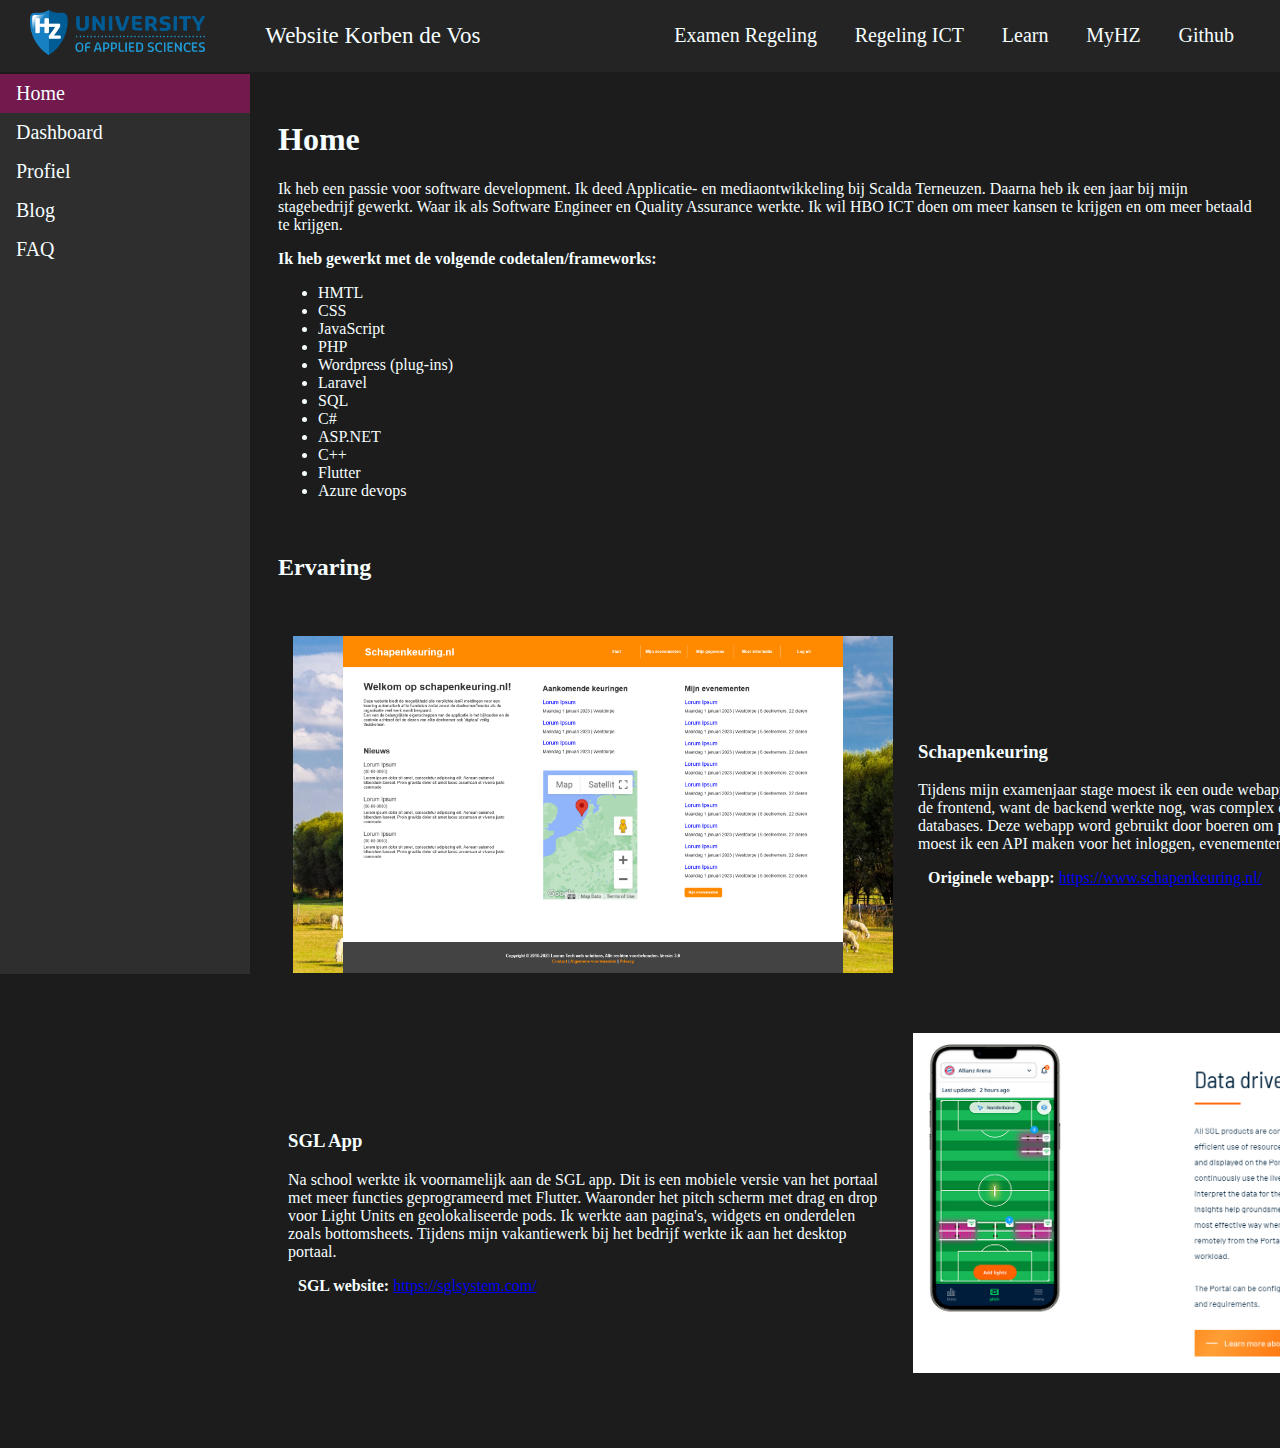
<file: index.html>
<!DOCTYPE html>
<html>

<head>
    <title>Home - Website Korben de Vos</title>
    <meta charset="UTF-8">
    <meta name="author" content="Korben de Vos">
    <meta name="description" content="Portfolio website van Korben de Vos voor het HZ">
    <meta name="robots" content="index, archive">
    <link rel="stylesheet" type="text/css" href="\rescources\css\style.css">
</head>

<body>

    <header class="topnav">
        <img src="\rescources/img/logo/hz-university-of-applied-sciences.png" alt="HZ logo">
        <p>Website Korben de Vos</p>
        <nav class=" top-nav">
            <ul class="nav-ul">
                <li class="top-nav-li"><a target="_blank"
                        href="https://hz.nl/uploads/documents/1.4-Over-de-HZ/1.4.3.-Regelingen-en-documenten/OERS/2023-2024/Juli/TWE/IR-B-HBO-ICT-part-time-2023-2024-DEF.pdf">Examen
                        Regeling</a></li>
                <li class="top-nav-li"><a target="_blank"
                        href="https://oer.hz.nl/6978cdea-fb31-430b-9bf9-63206aa07754">Regeling
                        ICT</a>
                </li>
                <li class="top-nav-li"><a target="_blank" href="https://learn.hz.nl/my/">Learn</a></li>
                <li class="top-nav-li"><a target="_blank" href="https://portal.hz.nl/">MyHZ</a></li>
                <li class="top-nav-li"><a target="_blank" href="https://github.com/HZ-HBO-ICT">Github</a></li>
            </ul>
        </nav>
    </header>

    <nav class="navdiv">
        <ul class="nav-ul">
            <li class="nav-li"><a class="active" href="\index.html">Home</a></li>
            <li class="nav-li"><a href="\dashboard.html">Dashboard</a></li>
            <li class="nav-li"><a href="\profile.html">Profiel</a></li>
            <li class="nav-li"><a href="\blog.html">Blog</a></li>
            <li class="nav-li"><a href="\faq.html">FAQ</a></li>
        </ul>
    </nav>

    <!-----VContentV----->

    <main>
        <h1>Home</h1>
        <div style="max-width: 1200px;">
            <p>Ik heb een passie voor software development. Ik deed Applicatie- en mediaontwikkeling bij Scalda
                Terneuzen.
                Daarna heb ik een jaar bij mijn stagebedrijf
                gewerkt. Waar ik als Software Engineer en Quality Assurance werkte. Ik
                wil HBO ICT doen om meer kansen
                te krijgen en om meer betaald te krijgen.</p>
        </div>

        <!-- <hr class="solid"> -->

        <b>Ik heb gewerkt met de volgende codetalen/frameworks:</b>
        <ul>
            <li>HMTL</li>
            <li>CSS</li>
            <li>JavaScript</li>
            <li>PHP</li>
            <li>Wordpress (plug-ins)</li>
            <li>Laravel</li>
            <li>SQL</li>
            <li>C#</li>
            <li>ASP.NET</li>
            <li>C++</li>
            <li>Flutter</li>
            <li>Azure devops</li>
        </ul>
        <br>

        <!-- <hr class="solid"> -->

        <h2>Ervaring</h2>

        <div>
            <div class="home-experience flex-container">
                <div>
                    <img class="" src="\rescources/img/home/schapenkeuring.png"
                        alt="Screenshot van de Schapenkeuring website">
                </div>
                <div>
                    <h3>Schapenkeuring</h3>
                    <p>Tijdens mijn examenjaar stage moest ik een oude webapp verniewen. Dit was voornamelijk de
                        frontend, want de backend werkte nog, was complex en communiceerde met overheid databases.
                        Deze
                        webapp word gebruikt door boeren om papierwerkt te automatiseren. Wel
                        moest ik een API maken voor het inloggen, evenementen en dieren aanmaken.</p>
                    <div>
                        <b>Originele webapp: </b><a
                            href="\https://www.schapenkeuring.nl/">https://www.schapenkeuring.nl/</a>
                    </div>
                </div>
            </div>
            <div class="home-experience flex-container">
                <div>
                    <h3>SGL App</h3>
                    <p>Na school werkte ik voornamelijk aan de SGL app. Dit is een mobiele
                        versie
                        van het portaal met meer functies geprogrameerd met Flutter. Waaronder het pitch scherm met
                        drag en drop
                        voor Light Units en geolokaliseerde pods. Ik werkte aan pagina's, widgets en onderdelen
                        zoals
                        bottomsheets. Tijdens mijn vakantiewerk bij het bedrijf werkte ik aan het desktop portaal.
                    </p>
                    <div>
                        <b>SGL website: </b><a href="https://sglsystem.com/">https://sglsystem.com/</a>
                    </div>
                </div>
                <div>
                    <img class="" src="\rescources/img/home/sgl.png" alt="Screenshot van de SGL website">
                </div>
            </div>
        </div>
    </main>

    <div class="clear">
    </div>

</body>

</html>
</file>
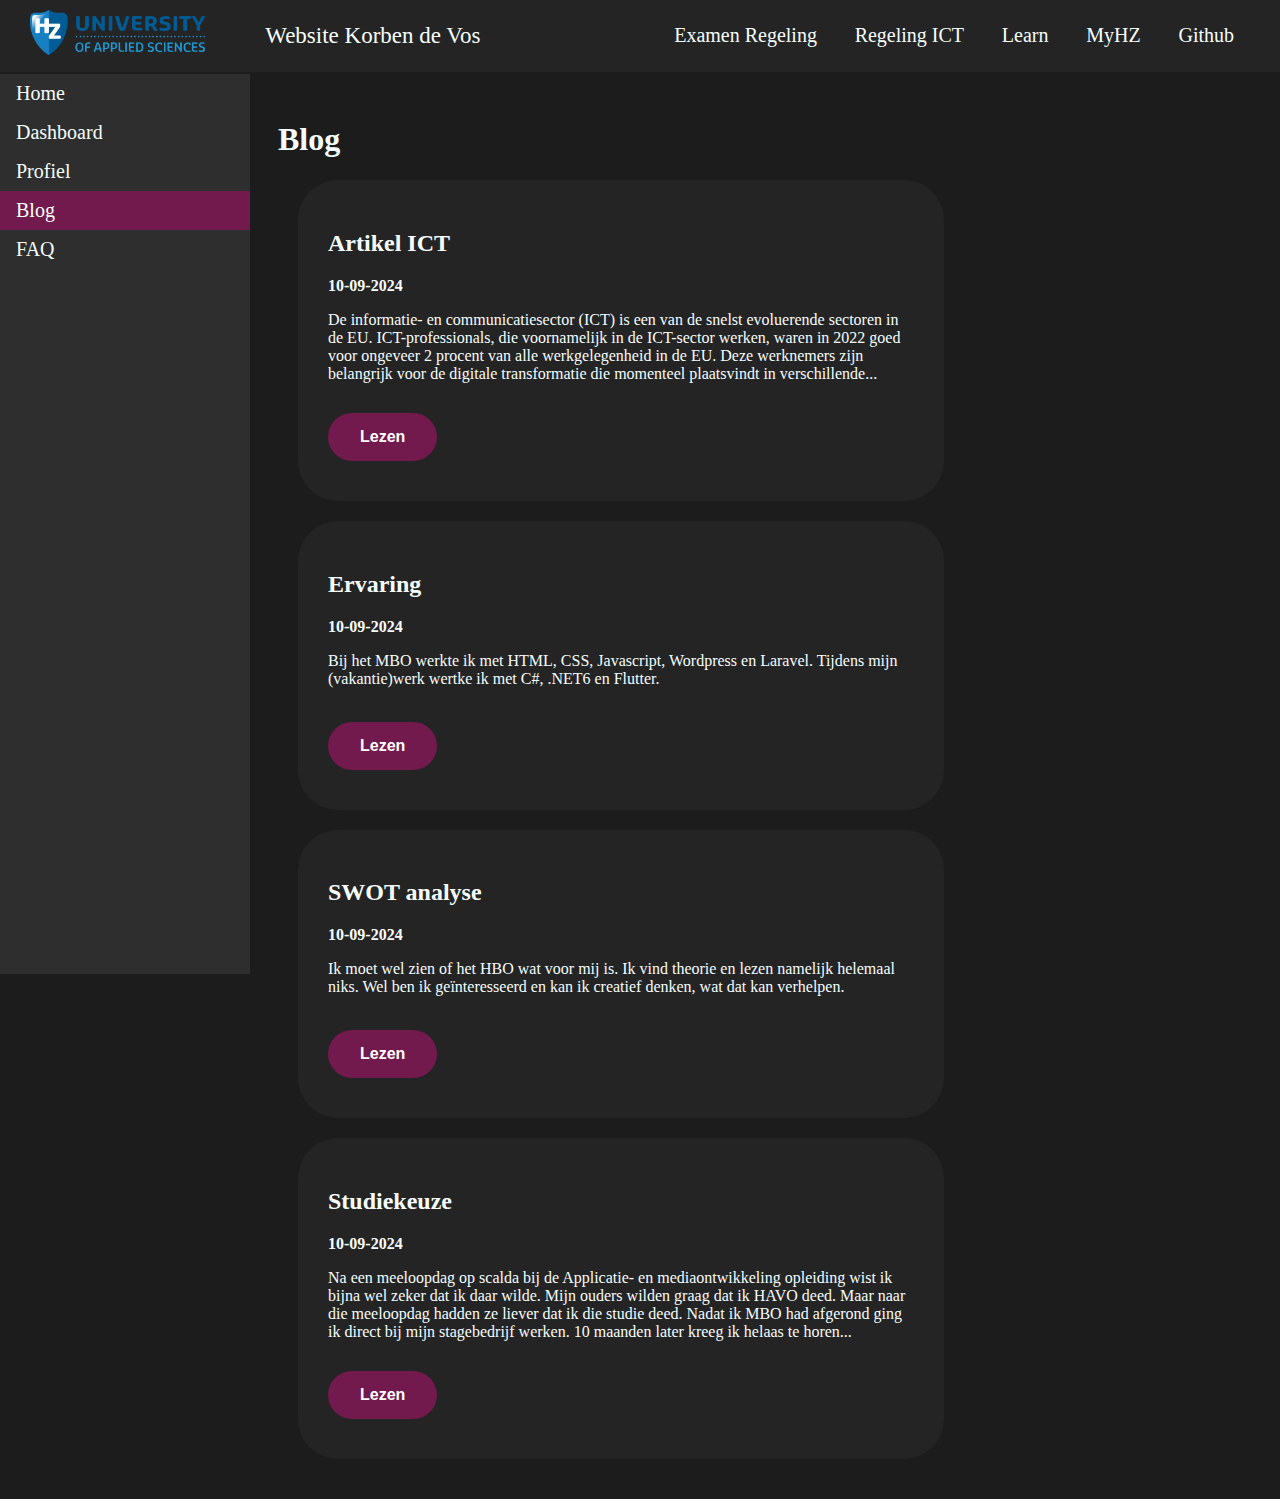
<file: blog.html>
<!DOCTYPE html>
<html>

<head>
    <title>Blog - Website Korben de Vos</title>
    <meta charset="UTF-8">
    <meta name="author" content="Korben de Vos">
    <meta name="description" content="Persoonlijke blog">
    <meta name="robots" content="index, archive">
    <link rel="stylesheet" type="text/css" href="rescources\css\style.css">
</head>

<body>

    <header class=" topnav">
        <img src="\rescources/img/logo/hz-university-of-applied-sciences.png" alt="HZ logo">
        <p>Website Korben de Vos</p>
        <nav class=" top-nav">
            <ul class="nav-ul">
                <li class="top-nav-li"><a target="_blank"
                        href="https://hz.nl/uploads/documents/1.4-Over-de-HZ/1.4.3.-Regelingen-en-documenten/OERS/2023-2024/Juli/TWE/IR-B-HBO-ICT-part-time-2023-2024-DEF.pdf">Examen
                        Regeling</a></li>
                <li class="top-nav-li"><a target="_blank"
                        href="https://oer.hz.nl/6978cdea-fb31-430b-9bf9-63206aa07754">Regeling
                        ICT</a>
                </li>
                <li class="top-nav-li"><a target="_blank" href="https://learn.hz.nl/my/">Learn</a></li>
                <li class="top-nav-li"><a target="_blank" href="https://portal.hz.nl/">MyHZ</a></li>
                <li class="top-nav-li"><a target="_blank" href="https://github.com/HZ-HBO-ICT">Github</a></li>
            </ul>
        </nav>
    </header>

    <nav>
        <ul class="navdiv">
            <li class="nav-li"><a href="\index.html">Home</a></li>
            <li class="nav-li"><a href="\dashboard.html">Dashboard</a></li>
            <li class="nav-li"><a href="\profile.html">Profiel</a></li>
            <li class="nav-li"><a class="active" href="\blog.html">Blog</a></li>
            <li class="nav-li"><a href="\faq.html">FAQ</a></li>
        </ul>
    </nav>

    <!-----VContentV----->

    <main>
        <h1>Blog</h1>
        <article class="blogpost">
            <h2>Artikel ICT</h2>
            <b>10-09-2024</b>
            <p>De informatie- en communicatiesector (ICT) is een van de snelst evoluerende sectoren in de EU.
                ICT-professionals, die voornamelijk in de ICT-sector werken, waren in 2022 goed voor ongeveer 2 procent
                van alle werkgelegenheid in de EU. Deze werknemers zijn belangrijk voor de digitale transformatie die
                momenteel plaatsvindt in verschillende...</p>
            <a href="\blogposts/blogpost005.html"><button class="button1">Lezen</button></a>
        </article>
        <!-- <article class="blogpost">
            <h2>Feedback SKC</h2>
            <b>10-09-2024</b>
            <p>-</p>
            <a href="\blogposts/blogpost004.html"><button class="button1">Lezen</button></a>
        </article> -->
        <article class="blogpost">
            <h2>Ervaring</h2>
            <b>10-09-2024</b>
            <p>Bij het MBO werkte ik met HTML, CSS, Javascript, Wordpress en Laravel. Tijdens mijn (vakantie)werk wertke
                ik met C#, .NET6 en Flutter.</p>
            <a href="\blogposts/blogpost003.html"><button class="button1">Lezen</button></a>
        </article>
        <article class="blogpost">
            <h2>SWOT analyse</h2>
            <b>10-09-2024</b>
            <p>Ik moet wel zien of het HBO wat voor mij is. Ik vind theorie en lezen namelijk helemaal
                niks. Wel ben ik geïnteresseerd en kan ik creatief denken, wat dat kan verhelpen.</p>
            <a href="\blogposts/blogpost002.html"><button class="button1">Lezen</button></a>
        </article>
        <article class="blogpost">
            <h2>Studiekeuze</h2>
            <b>10-09-2024</b>
            <p>Na een meeloopdag op scalda bij de Applicatie- en mediaontwikkeling opleiding wist ik bijna
                wel zeker dat ik daar wilde. Mijn ouders wilden graag dat ik HAVO deed.
                Maar naar die meeloopdag hadden ze liever dat ik die studie deed.
                Nadat ik MBO had afgerond ging ik direct bij mijn stagebedrijf werken.
                10 maanden later kreeg ik helaas te horen...</p>
            <a href="\blogposts/blogpost001.html"><button class="button1">Lezen</button></a>
        </article>
    </main>

    <div class="clear">
    </div>

</body>

</html>
</file>
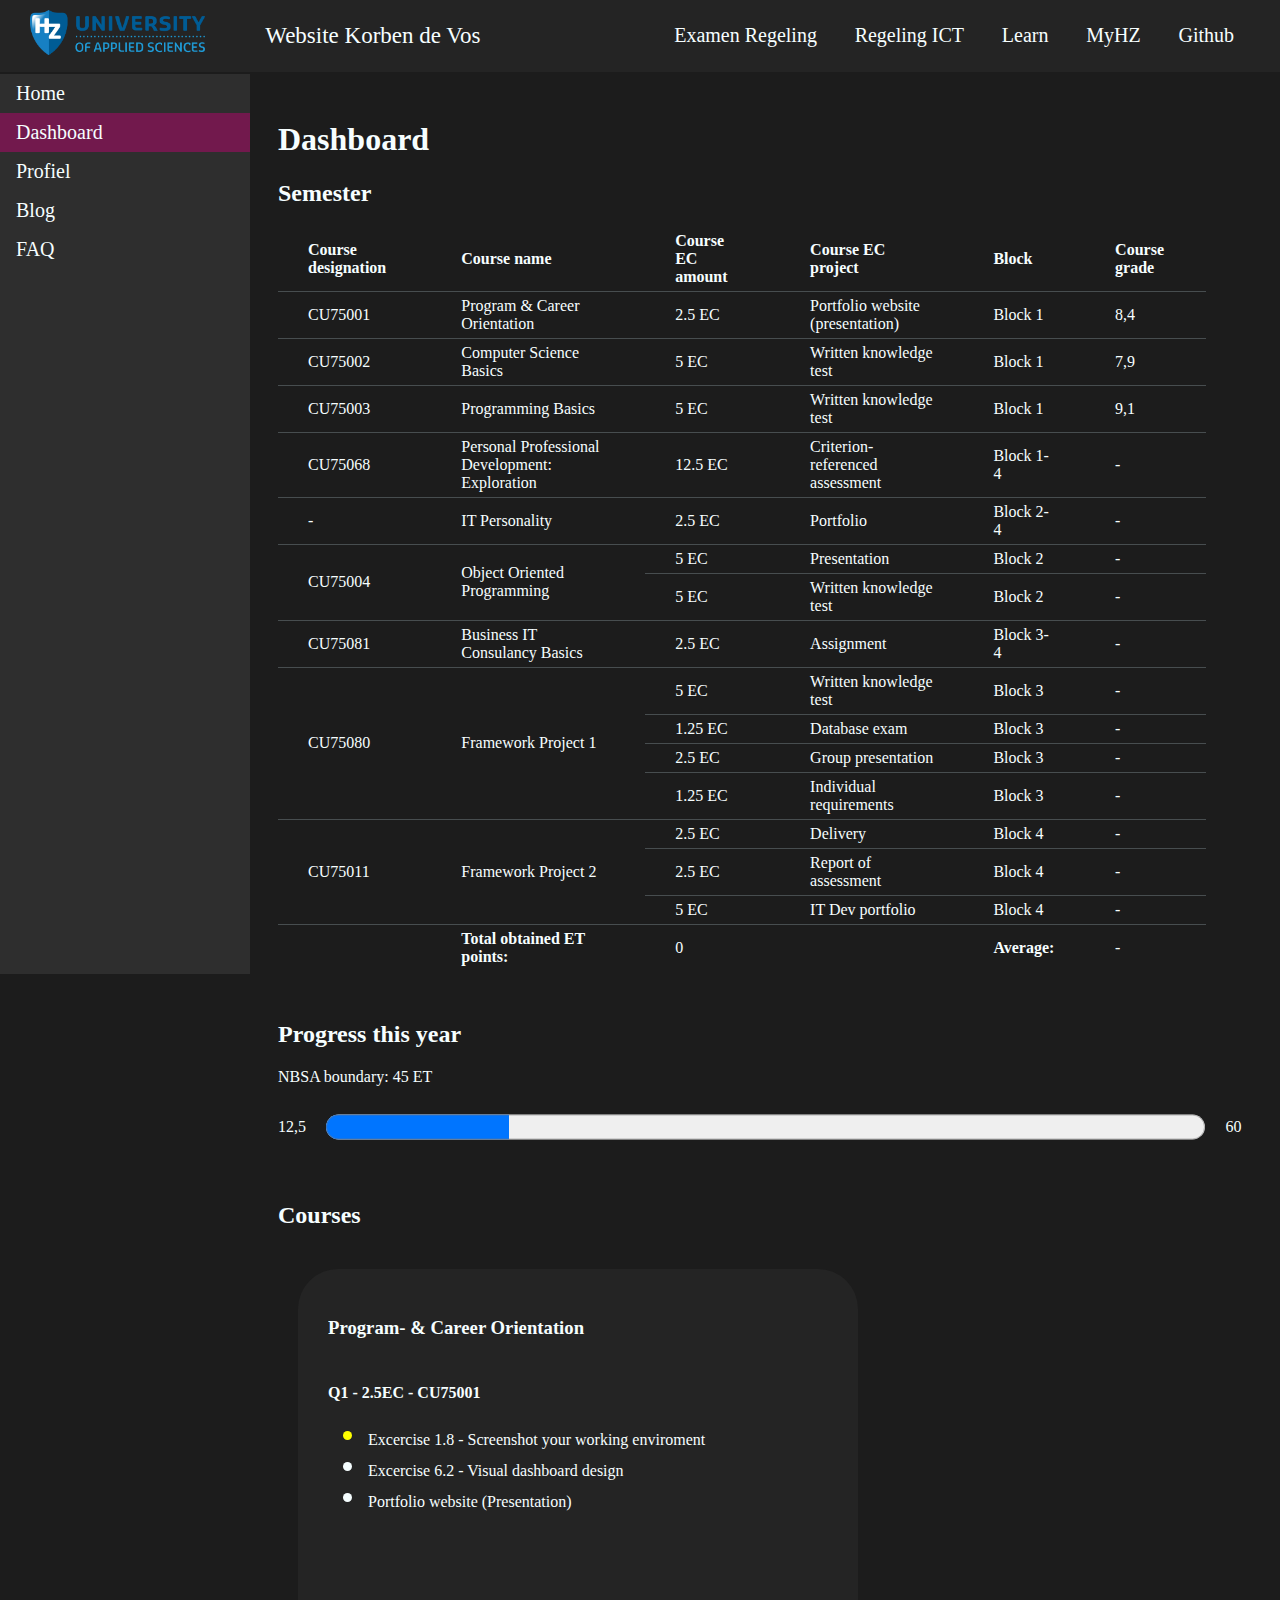
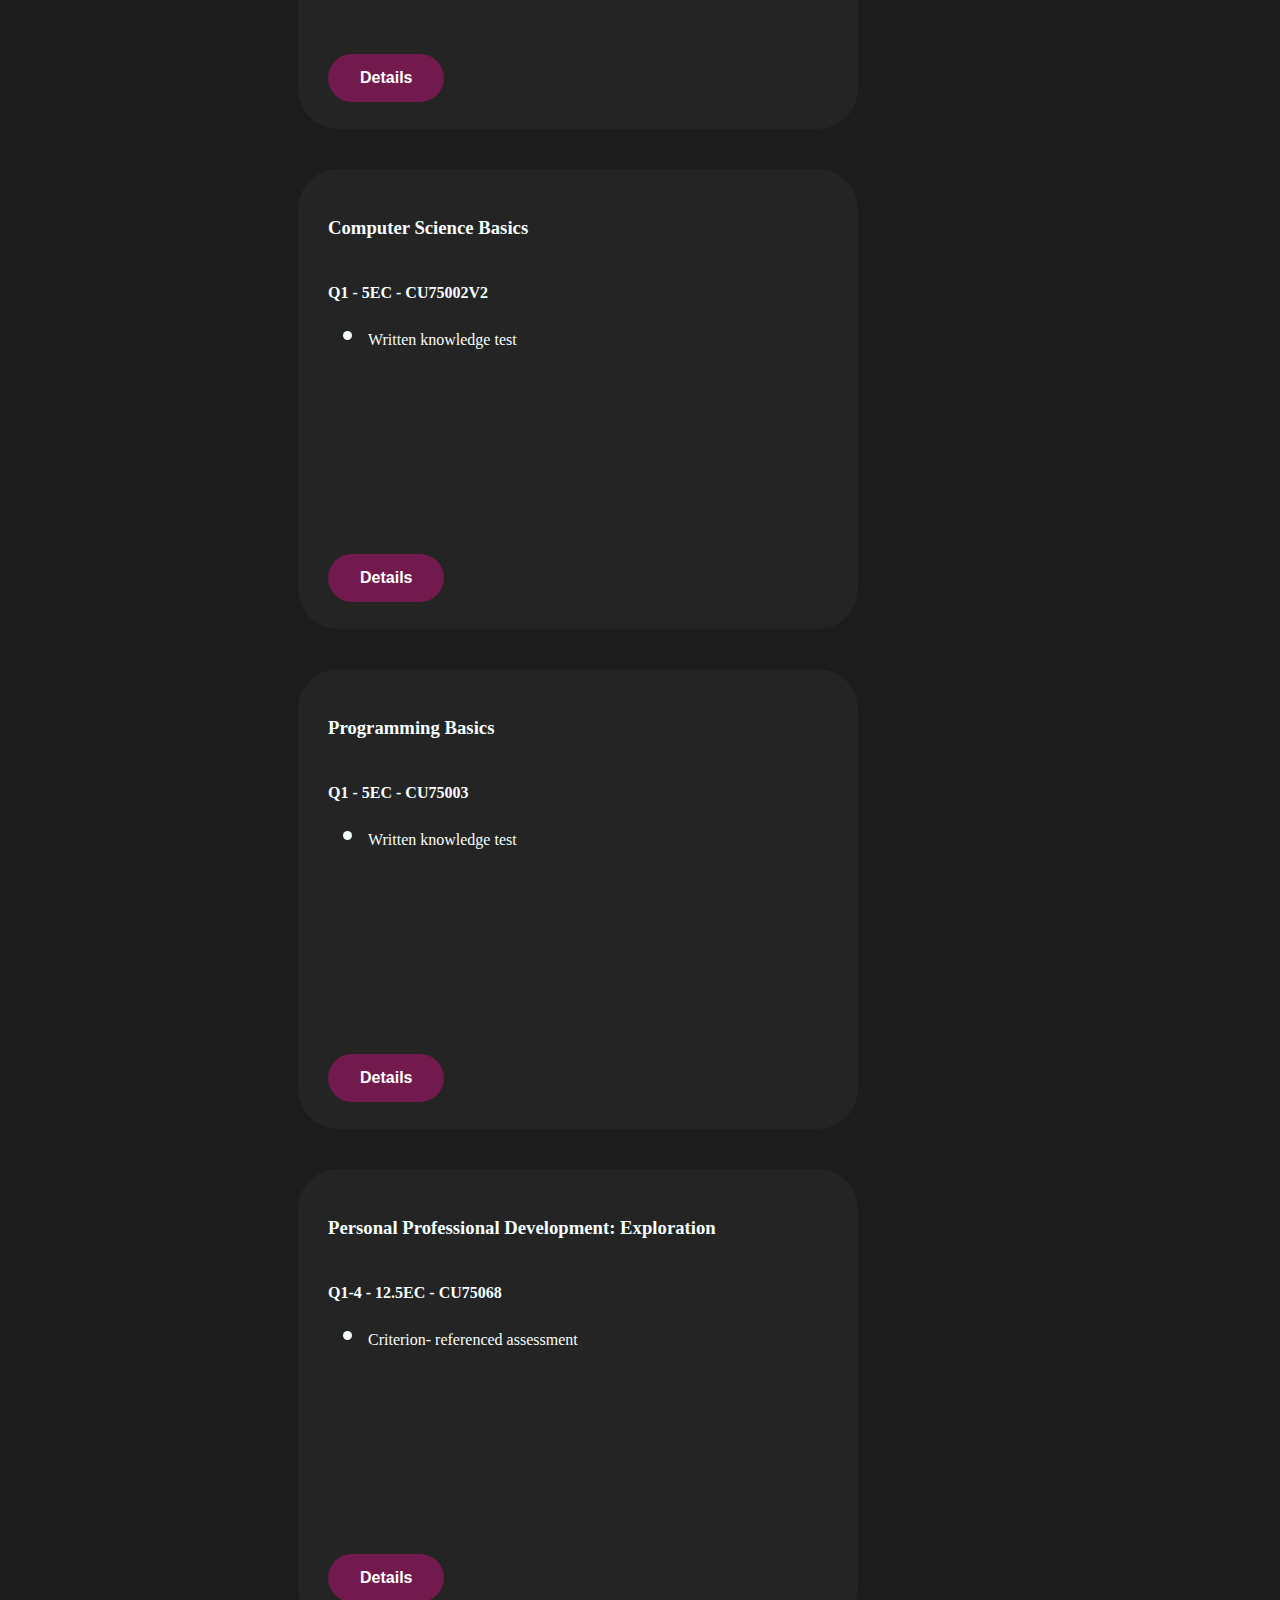
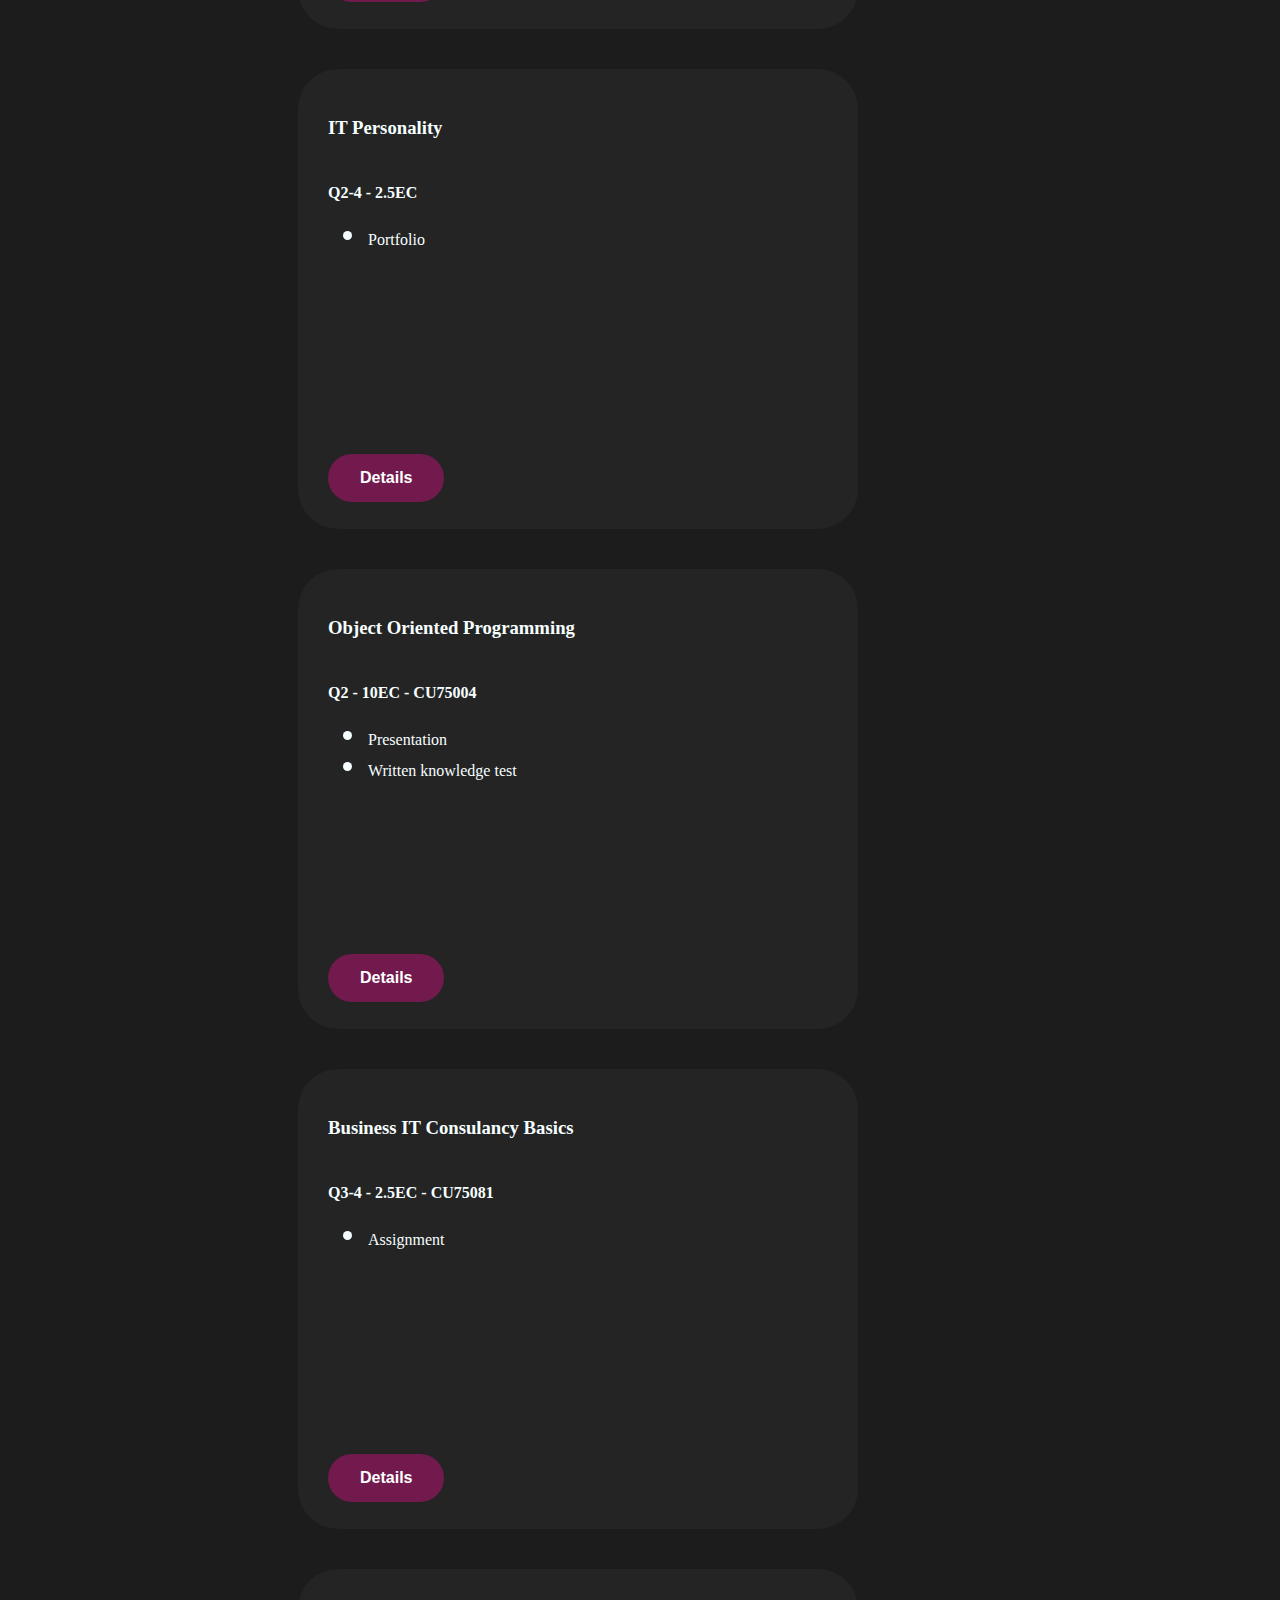
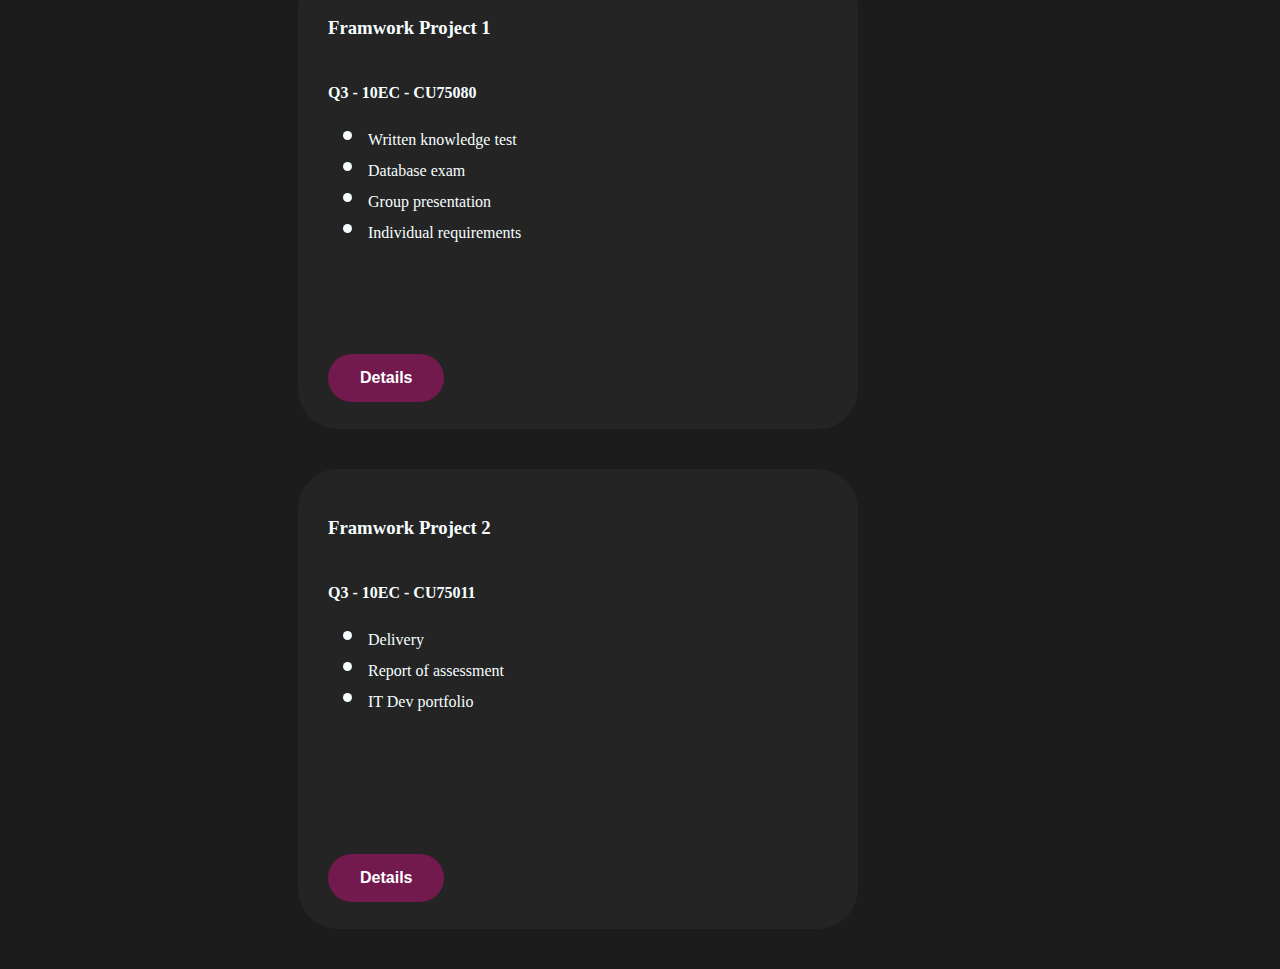
<file: dashboard.html>
<!DOCTYPE html>
<html>

<head>
    <title>Dashboard - Website Korben de Vos</title>
    <meta charset="UTF-8">
    <meta name="author" content="Korben de Vos">
    <meta name="description" content="Overzicht van courses en hen voortgang">
    <meta name="robots" content="index, archive">
    <link rel="stylesheet" type="text/css" href="\rescources\css\style.css">
</head>

<body>

    <header class=" topnav">
        <img src="\rescources/img/logo/hz-university-of-applied-sciences.png" alt="HZ logo">
        <p>Website Korben de Vos</p>
        <nav class=" top-nav">
            <ul class="nav-ul">
                <li class="top-nav-li"><a target="_blank"
                        href="https://hz.nl/uploads/documents/1.4-Over-de-HZ/1.4.3.-Regelingen-en-documenten/OERS/2023-2024/Juli/TWE/IR-B-HBO-ICT-part-time-2023-2024-DEF.pdf">Examen
                        Regeling</a></li>
                <li class="top-nav-li"><a target="_blank"
                        href="https://oer.hz.nl/6978cdea-fb31-430b-9bf9-63206aa07754">Regeling
                        ICT</a>
                </li>
                <li class="top-nav-li"><a target="_blank" href="https://learn.hz.nl/my/">Learn</a></li>
                <li class="top-nav-li"><a target="_blank" href="https://portal.hz.nl/">MyHZ</a></li>
                <li class="top-nav-li"><a target="_blank" href="https://github.com/HZ-HBO-ICT">Github</a></li>
            </ul>
        </nav>
    </header>

    <nav>
        <ul class="navdiv">
            <li class="nav-li"><a href="\index.html">Home</a></li>
            <li class="nav-li"><a class="active" href="\dashboard.html">Dashboard</a></li>
            <li class="nav-li"><a href="\profile.html">Profiel</a></li>
            <li class="nav-li"><a href="\blog.html">Blog</a></li>
            <li class="nav-li"><a href="\faq.html">FAQ</a></li>
        </ul>
    </nav>

    <!-----VContentV----->

    <main>
        <h1>Dashboard</h1>
        <h2>Semester</h2>
        <table style="max-width: 95%; margin-bottom: 50px;">
            <tr>
                <th>Course designation</th>
                <th>Course name</th>
                <th>Course EC amount</th>
                <th>Course EC project</th>
                <th>Block</th>
                <th>Course grade</th>
            </tr>
            <tr>
                <td>CU75001</td>
                <td>Program & Career Orientation</td>
                <td>2.5 EC</td>
                <td>Portfolio website (presentation)</td>
                <td>Block 1</td>
                <td>8,4</td>
            </tr>
            <tr>
                <td>CU75002</td>
                <td>Computer Science Basics</td>
                <td>5 EC</td>
                <td>Written knowledge test</td>
                <td>Block 1</td>
                <td>7,9</td>
            </tr>
            <tr>
                <td>CU75003</td>
                <td>Programming Basics</td>
                <td>5 EC</td>
                <td>Written knowledge test</td>
                <td>Block 1</td>
                <td>9,1</td>
            </tr>
            <tr>
                <td>CU75068</td>
                <td>Personal Professional Development: Exploration</td>
                <td>12.5 EC</td>
                <td>Criterion- referenced assessment</td>
                <td>Block 1-4</td>
                <td>-</td>
            </tr>
            <tr>
                <td>-</td>
                <td>IT Personality</td>
                <td>2.5 EC</td>
                <td>Portfolio</td>
                <td>Block 2-4</td>
                <td>-</td>
            </tr>
            <tr>
                <td rowspan="2">CU75004</td>
                <td rowspan="2">Object Oriented Programming</td>
                <td>5 EC</td>
                <td>Presentation</td>
                <td>Block 2</td>
                <td>-</td>
            </tr>
            <tr>
                <td>5 EC</td>
                <td>Written knowledge test</td>
                <td>Block 2</td>
                <td>-</td>
            </tr>
            <tr>
                <td>CU75081</td>
                <td>Business IT Consulancy Basics</td>
                <td>2.5 EC</td>
                <td>Assignment</td>
                <td>Block 3-4</td>
                <td>-</td>
            </tr>
            <tr>
                <td rowspan="4">CU75080</td>
                <td rowspan="4">Framework Project 1</td>
                <td>5 EC</td>
                <td>Written knowledge test</td>
                <td>Block 3</td>
                <td>-</td>
            </tr>
            <tr>
                <td>1.25 EC</td>
                <td>Database exam</td>
                <td>Block 3</td>
                <td>-</td>
            </tr>
            <tr>
                <td>2.5 EC</td>
                <td>Group presentation</td>
                <td>Block 3</td>
                <td>-</td>
            </tr>
            <tr>
                <td>1.25 EC</td>
                <td>Individual requirements</td>
                <td>Block 3</td>
                <td>-</td>
            </tr>
            <tr>
                <td rowspan="3">CU75011</td>
                <td rowspan="3">Framework Project 2</td>
                <td>2.5 EC</td>
                <td>Delivery</td>
                <td>Block 4</td>
                <td>-</td>
            </tr>
            <tr>
                <td>2.5 EC</td>
                <td>Report of assessment</td>
                <td>Block 4</td>
                <td>-</td>
            </tr>
            <tr>
                <td>5 EC</td>
                <td>IT Dev portfolio</td>
                <td>Block 4</td>
                <td>-</td>
            </tr>
            <tr>
                <td></td>
                <td><b>Total obtained ET points:</b></td>
                <td>0</td>
                <td></td>
                <td><b>Average:</b></td>
                <td>-</td>
            </tr>
        </table>
        <h2>Progress this year</h2>
        <p>NBSA boundary: 45 ET</p>
        <div class=" progress-bar flex-container" style="margin-bottom: 50px;">
            <p style="margin-right: 20px;">12,5</p>
            <progress max="60" value="12.5"></progress>
            <p style="margin-left: 20px;">60</p>
        </div>
        <h2>Courses</h2>
        <div class="dashboard-items flex-container">
            <article class="dashboard-item">
                <h3>Program- & Career Orientation</h3>
                <b>Q1 - 2.5EC - CU75001</b>
                <ul>
                    <li class="pending">Excercise 1.8 - Screenshot your working enviroment</li>
                    <li>Excercise 6.2 - Visual dashboard design</li>
                    <li>Portfolio website (Presentation)</li>
                </ul>
                <a target="_blank" href="https://learn.hz.nl/course/view.php?id=23602#section-0"><button
                        class="button1">Details</button></a>
            </article>
            <article class="dashboard-item">
                <h3>Computer Science Basics</h3>
                <b>Q1 - 5EC - CU75002V2</b>
                <ul>
                    <li>Written knowledge test</li>
                </ul>
                <a target="_blank" href="https://learn.hz.nl/course/view.php?id=21541#section-0"><button
                        class="button1">Details</button></a>
            </article>
            <article class="dashboard-item">
                <h3>Programming Basics</h3>
                <b>Q1 - 5EC - CU75003</b>
                <ul>
                    <li>Written knowledge test</li>
                </ul>
                <a target="_blank" href="https://learn.hz.nl/course/view.php?id=23630#section-0"><button
                        class="button1">Details</button></a>
            </article>
            <article class="dashboard-item">
                <h3>Personal Professional Development: Exploration</h3>
                <b>Q1-4 - 12.5EC - CU75068</b>
                <ul>
                    <li>Criterion- referenced assessment</li>
                </ul>
                <a target="_blank" href="https://learn.hz.nl/course/view.php?id=29226#section-0"><button
                        class="button1">Details</button></a>
            </article>
            <article class="dashboard-item">
                <h3>IT Personality</h3>
                <b>Q2-4 - 2.5EC</b>
                <ul>
                    <li>Portfolio</li>
                </ul>
                <a target="_blank" href="https://learn.hz.nl/course/view.php?id=25243#section-0"><button
                        class="button1">Details</button></a>
            </article>
            <article class="dashboard-item">
                <h3>Object Oriented Programming</h3>
                <b>Q2 - 10EC - CU75004</b>
                <ul>
                    <li>Presentation</li>
                    <li>Written knowledge test</li>
                </ul>
                <a target="_blank" href="https://learn.hz.nl/course/view.php?id=25243#section-0"><button
                        class="button1">Details</button></a>
            </article>
            <article class="dashboard-item">
                <h3>Business IT Consulancy Basics</h3>
                <b>Q3-4 - 2.5EC - CU75081</b>
                <ul>
                    <li>Assignment</li>
                </ul>
                <a target="_blank" href="https://learn.hz.nl/course/view.php?id=29231#section-0"><button
                        class="button1">Details</button></a>
            </article>
            <article class="dashboard-item">
                <h3>Framwork Project 1</h3>
                <b>Q3 - 10EC - CU75080</b>
                <ul>
                    <li>Written knowledge test</li>
                    <li>Database exam</li>
                    <li>Group presentation</li>
                    <li>Individual requirements</li>
                </ul>
                <a target="_blank" href="https://learn.hz.nl/course/view.php?id=29682#section-0"><button
                        class="button1">Details</button></a>
            </article>
            <article class="dashboard-item">
                <h3>Framwork Project 2</h3>
                <b>Q3 - 10EC - CU75011</b>
                <ul>
                    <li>Delivery</li>
                    <li>Report of assessment </li>
                    <li>IT Dev portfolio</li>
                </ul>
                <a target="_blank" href="https://learn.hz.nl/course/view.php?id=23582#section-0"><button
                        class="button1">Details</button></a>
            </article>
        </div>
    </main>

    <div class="clear">
    </div>

</body>

</html>
</file>
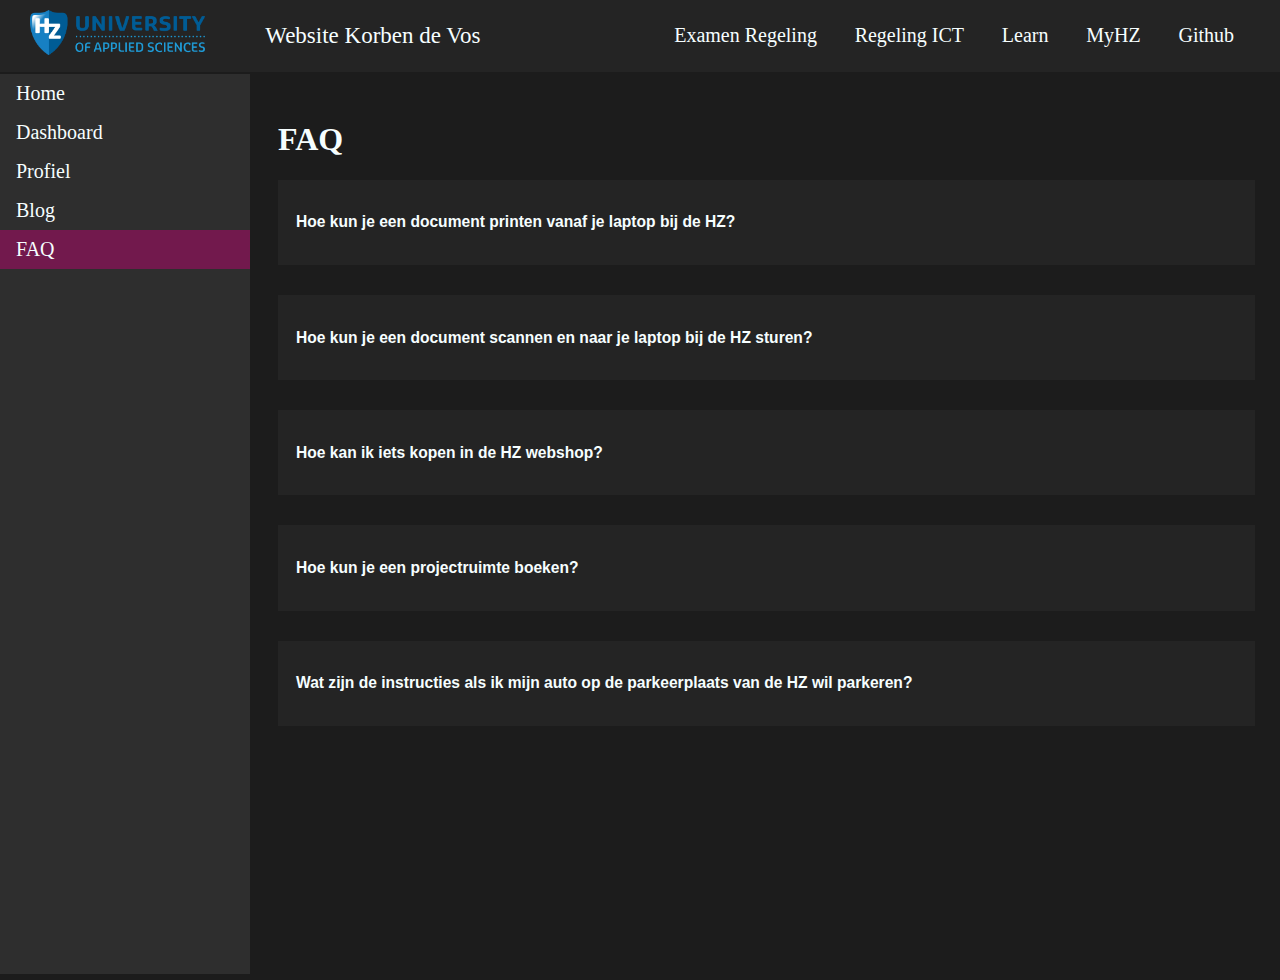
<file: faq.html>
<!DOCTYPE html>
<html>

<head>
    <title>FAQ - Website Korben de Vos</title>
    <meta charset="UTF-8">
    <meta name="author" content="Korben de Vos">
    <meta name="description" content="Frequently asked questions (en hun antwoorden)">
    <meta name="robots" content="index, archive">
    <link rel="stylesheet" type="text/css" href="\rescources\css\style.css">

</head>

<body>

    <header class=" topnav">
        <img src="\rescources/img/logo/hz-university-of-applied-sciences.png" alt="HZ logo">
        <p>Website Korben de Vos</p>
        <nav class=" top-nav">
            <ul class="nav-ul">
                <li class="top-nav-li"><a target="_blank"
                        href="https://hz.nl/uploads/documents/1.4-Over-de-HZ/1.4.3.-Regelingen-en-documenten/OERS/2023-2024/Juli/TWE/IR-B-HBO-ICT-part-time-2023-2024-DEF.pdf">Examen
                        Regeling</a></li>
                <li class="top-nav-li"><a target="_blank"
                        href="https://oer.hz.nl/6978cdea-fb31-430b-9bf9-63206aa07754">Regeling
                        ICT</a>
                </li>
                <li class="top-nav-li"><a target="_blank" href="https://learn.hz.nl/my/">Learn</a></li>
                <li class="top-nav-li"><a target="_blank" href="https://portal.hz.nl/">MyHZ</a></li>
                <li class="top-nav-li"><a target="_blank" href="https://github.com/HZ-HBO-ICT">Github</a></li>
            </ul>
        </nav>
    </header>

    <nav>
        <ul class="navdiv">
            <li class="nav-li"><a href="\index.html">Home</a></li>
            <li class="nav-li"><a href="\dashboard.html">Dashboard</a></li>
            <li class="nav-li"><a href="\profile.html">Profiel</a></li>
            <li class="nav-li"><a href="\blog.html">Blog</a></li>
            <li class="nav-li"><a class="active" href="\faq.html">FAQ</a></li>
        </ul>
    </nav>

    <!-----VContentV----->

    <main>
        <div class="faq">
            <h1>FAQ</h1>
            <div class="accordion-div">
                <button class="accordion">
                    <h3>Hoe kun je een document printen vanaf je laptop bij de HZ?</h3>
                </button>
                <div class="panel">
                    <p>U moet uw laptop verbinden met "HZ printer" via <a href="hz.mynetpay.nl">hz.mynetpay.nl</a>.
                        Vervolgens moet je inloggen met uw HZ-account. Daarna kun je de printer gebruiken.</p>
                </div>
            </div>
            <div class="accordion-div">
                <button class="accordion">
                    <h3>Hoe kun je een document scannen en naar je laptop bij de HZ sturen?</h3>
                </button>
                <div class="panel">
                    <p>Open Windows Fax of MacOS en leg je document met de bedrukte zijde naar beneden op de scanner van
                        de HZ
                        printer.
                        Selecteer daarna
                        scannen en het document zou op jouw apparaat moeten verschijnen. Vanaf daar kun je het opslaan.
                    </p>
                </div>
            </div>
            <div class="accordion-div">
                <button class="accordion">
                    <h3>Hoe kan ik iets kopen in de HZ webshop?</h3>
                </button>
                <div class="panel">
                    <p>Je moet eerst inloggen op de HZ webshop met je HZ account
                        Daarna kun je een artikel toevoegen aan je winkelwagen door op "Bestel" te klikken
                        Vervolgens kun je naar je winkelwagen gaan en op "Afrekenen" klikken
                        Nadat de betaling is voltooid, wordt je artikel besteld.</p>
                </div>
            </div>
            <div class="accordion-div">
                <button class="accordion">
                    <h3>Hoe kun je een projectruimte boeken?</h3>
                </button>
                <div class="panel">
                    <p>Ga naar het <a href="https://hzuniversity.topdesk.net/tas/public/ssp/">Zelf service portaal</a>
                        en maak een reservering via de kalender.</p>
                </div>
            </div>
            <div class="accordion-div">
                <button class="accordion">
                    <h3>Wat zijn de instructies als ik mijn auto op de parkeerplaats van de HZ wil parkeren?</h3>
                </button>
                <div class="panel">
                    <p>Om de parkeerplaats op te rijden, moet je jouw HZ-kaart bij je hebben om toegelaten te worden.
                        Daarna volg je de borden naar HZ-parkeerplaatsen.
                        Op deze parkeerplaatsen kunt je jouw auto parkeren.</p>
                </div>
            </div>
        </div>
    </main>

    <div class="clear"></div>

    <script src="/rescources/js/accordion.js"></script>

</body>

</html>
</file>
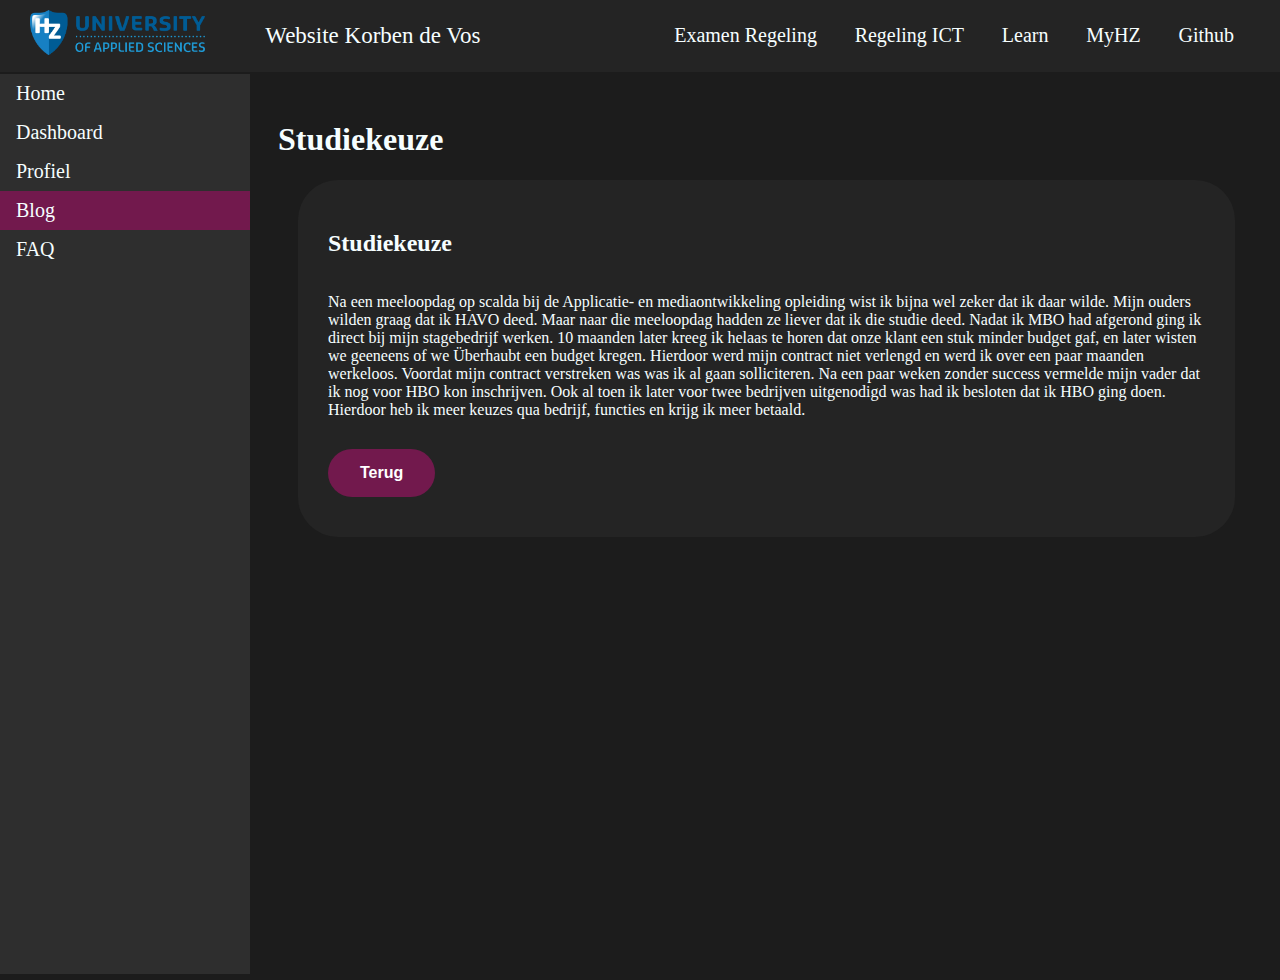
<file: blogposts/blogpost001.html>
<!DOCTYPE html>
<html>

<head>
    <title>Blog - Website Korben de Vos</title>
    <meta charset="UTF-8">
    <meta name="author" content="Korben de Vos">
    <meta name="description" content="Persoonlijke blog">
    <meta name="robots" content="index, archive">
    <link rel="stylesheet" type="text/css" href="\rescources\css\style.css">
</head>

<body>

    <header class=" topnav">
        <img src="\rescources/img/logo/hz-university-of-applied-sciences.png" alt="HZ logo">
        <p>Website Korben de Vos</p>
        <nav class=" top-nav">
            <ul class="nav-ul">
                <li class="top-nav-li"><a target="_blank"
                        href="https://hz.nl/uploads/documents/1.4-Over-de-HZ/1.4.3.-Regelingen-en-documenten/OERS/2023-2024/Juli/TWE/IR-B-HBO-ICT-part-time-2023-2024-DEF.pdf">Examen
                        Regeling</a></li>
                <li class="top-nav-li"><a target="_blank"
                        href="https://oer.hz.nl/6978cdea-fb31-430b-9bf9-63206aa07754">Regeling
                        ICT</a>
                </li>
                <li class="top-nav-li"><a target="_blank" href="https://learn.hz.nl/my/">Learn</a></li>
                <li class="top-nav-li"><a target="_blank" href="https://portal.hz.nl/">MyHZ</a></li>
                <li class="top-nav-li"><a target="_blank" href="https://github.com/HZ-HBO-ICT">Github</a></li>
            </ul>
        </nav>
    </header>

    <nav>
        <ul class="navdiv">
            <li class="nav-li"><a href="\index.html">Home</a></li>
            <li class="nav-li"><a href="\dashboard.html">Dashboard</a></li>
            <li class="nav-li"><a href="\profile.html">Profiel</a></li>
            <li class="nav-li"><a class="active" href="\blog.html">Blog</a></li>
            <li class="nav-li"><a href="\faq.html">FAQ</a></li>
        </ul>
    </nav>

    <!-----VContentV----->

    <main>
        <h1>Studiekeuze</h1>
        <article class="blogpost blogpost-full">
            <h2>Studiekeuze</h2>
            <p>Na een meeloopdag op scalda bij de Applicatie- en mediaontwikkeling opleiding wist ik bijna
                wel zeker dat ik daar wilde. Mijn ouders wilden graag dat ik HAVO deed.
                Maar naar die meeloopdag hadden ze liever dat ik die studie deed.
                Nadat ik MBO had afgerond ging ik direct bij mijn stagebedrijf werken.
                10 maanden later kreeg ik helaas te horen dat onze klant een stuk minder
                budget gaf, en later wisten we geeneens of we Überhaubt een budget
                kregen. Hierdoor werd mijn contract niet verlengd en werd ik over een paar maanden werkeloos.
                Voordat mijn contract verstreken was was ik al gaan solliciteren.
                Na een paar weken zonder success vermelde mijn vader dat ik nog voor
                HBO kon inschrijven. Ook al toen ik later voor twee bedrijven
                uitgenodigd was had ik besloten dat ik HBO ging doen. Hierdoor heb ik
                meer keuzes qua bedrijf, functies en krijg ik meer betaald.</p>
            <a href="/blog.html">
                <button class="button1">Terug</button></a>
        </article>
    </main>

    <div class="clear">
    </div>

</body>

</html>
</file>
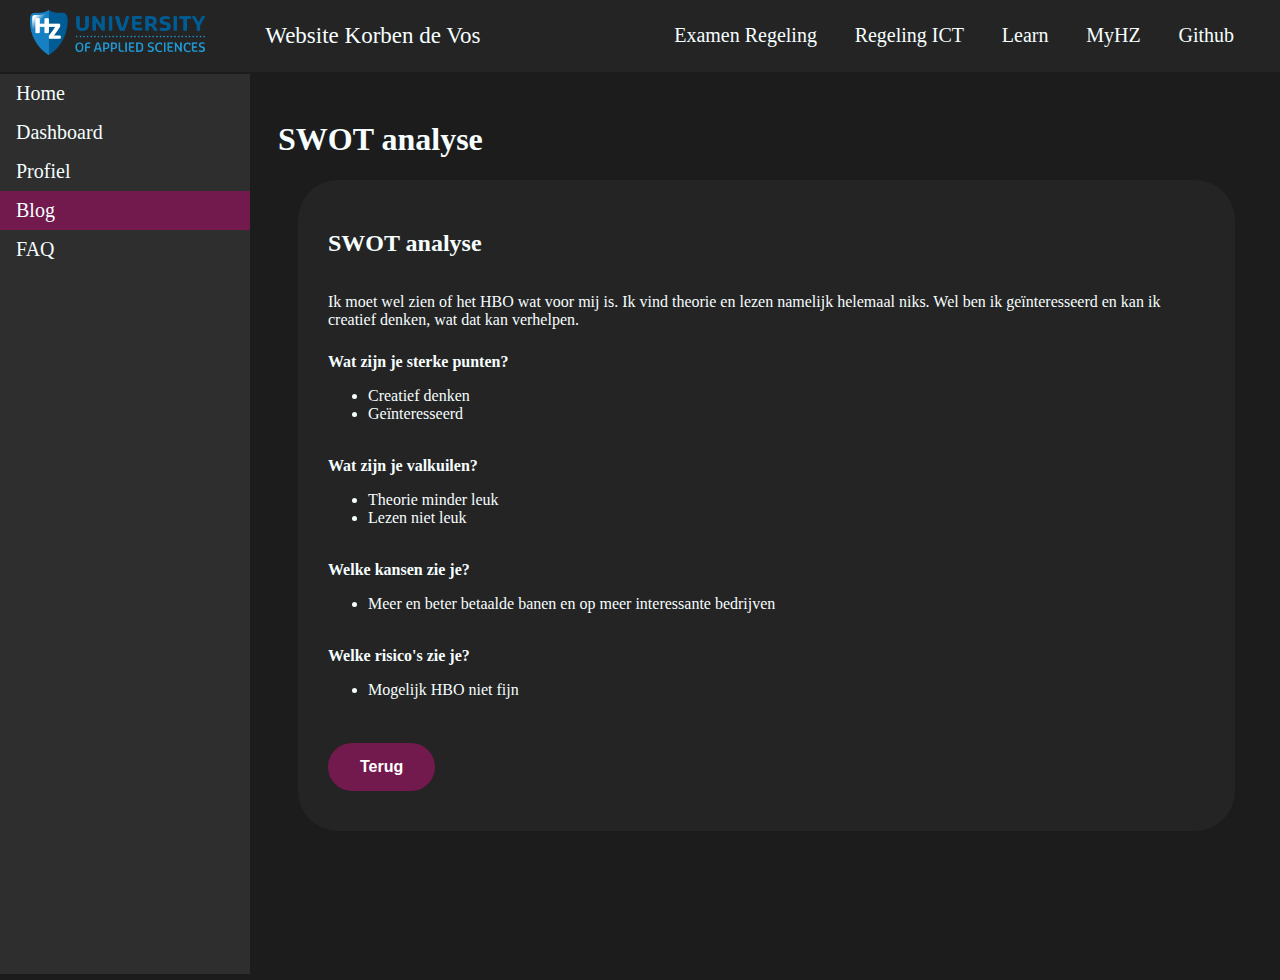
<file: blogposts/blogpost002.html>
<!DOCTYPE html>
<html>

<head>
    <title>Blog - Website Korben de Vos</title>
    <meta charset="UTF-8">
    <meta name="author" content="Korben de Vos">
    <meta name="description" content="Persoonlijke blog">
    <meta name="robots" content="index, archive">
    <link rel="stylesheet" type="text/css" href="\rescources\css\style.css">
</head>

<body>

    <header class=" topnav">
        <img src="\rescources/img/logo/hz-university-of-applied-sciences.png" alt="HZ logo">
        <p>Website Korben de Vos</p>
        <nav class=" top-nav">
            <ul class="nav-ul">
                <li class="top-nav-li"><a target="_blank"
                        href="https://hz.nl/uploads/documents/1.4-Over-de-HZ/1.4.3.-Regelingen-en-documenten/OERS/2023-2024/Juli/TWE/IR-B-HBO-ICT-part-time-2023-2024-DEF.pdf">Examen
                        Regeling</a></li>
                <li class="top-nav-li"><a target="_blank"
                        href="https://oer.hz.nl/6978cdea-fb31-430b-9bf9-63206aa07754">Regeling
                        ICT</a>
                </li>
                <li class="top-nav-li"><a target="_blank" href="https://learn.hz.nl/my/">Learn</a></li>
                <li class="top-nav-li"><a target="_blank" href="https://portal.hz.nl/">MyHZ</a></li>
                <li class="top-nav-li"><a target="_blank" href="https://github.com/HZ-HBO-ICT">Github</a></li>
            </ul>
        </nav>
    </header>

    <nav>
        <ul class="navdiv">
            <li class="nav-li"><a href="\index.html">Home</a></li>
            <li class="nav-li"><a href="\dashboard.html">Dashboard</a></li>
            <li class="nav-li"><a href="\profile.html">Profiel</a></li>
            <li class="nav-li"><a class="active" href="\blog.html">Blog</a></li>
            <li class="nav-li"><a href="\faq.html">FAQ</a></li>
        </ul>
    </nav>

    <!-----VContentV----->

    <main>
        <h1>SWOT analyse</h1>
        <article class="blogpost blogpost-full">
            <h2>SWOT analyse</h2>
            <p>Ik moet wel zien of het HBO wat voor mij is. Ik vind theorie en lezen namelijk helemaal
                niks. Wel ben ik geïnteresseerd en kan ik creatief denken, wat dat kan verhelpen.</p>
            <b>Wat zijn je sterke punten?</b>
            <ul>
                <li>Creatief denken</li>
                <li>Geïnteresseerd</li>
            </ul>
            <br>
            <b>Wat zijn je valkuilen?</b>
            <ul>
                <li>Theorie minder leuk</li>
                <li>Lezen niet leuk</li>
            </ul>
            <br>
            <b>Welke kansen zie je?</b>
            <ul>
                <li>Meer en beter betaalde banen en op meer interessante bedrijven</li>
            </ul>
            <br>
            <b>Welke risico's zie je?</b>
            <ul>
                <li>Mogelijk HBO niet fijn</li>
            </ul>
            <br>

            <a href="/blog.html">
                <button class="button1">Terug</button></a>
        </article>
    </main>

    <div class="clear">
    </div>

</body>

</html>
</file>
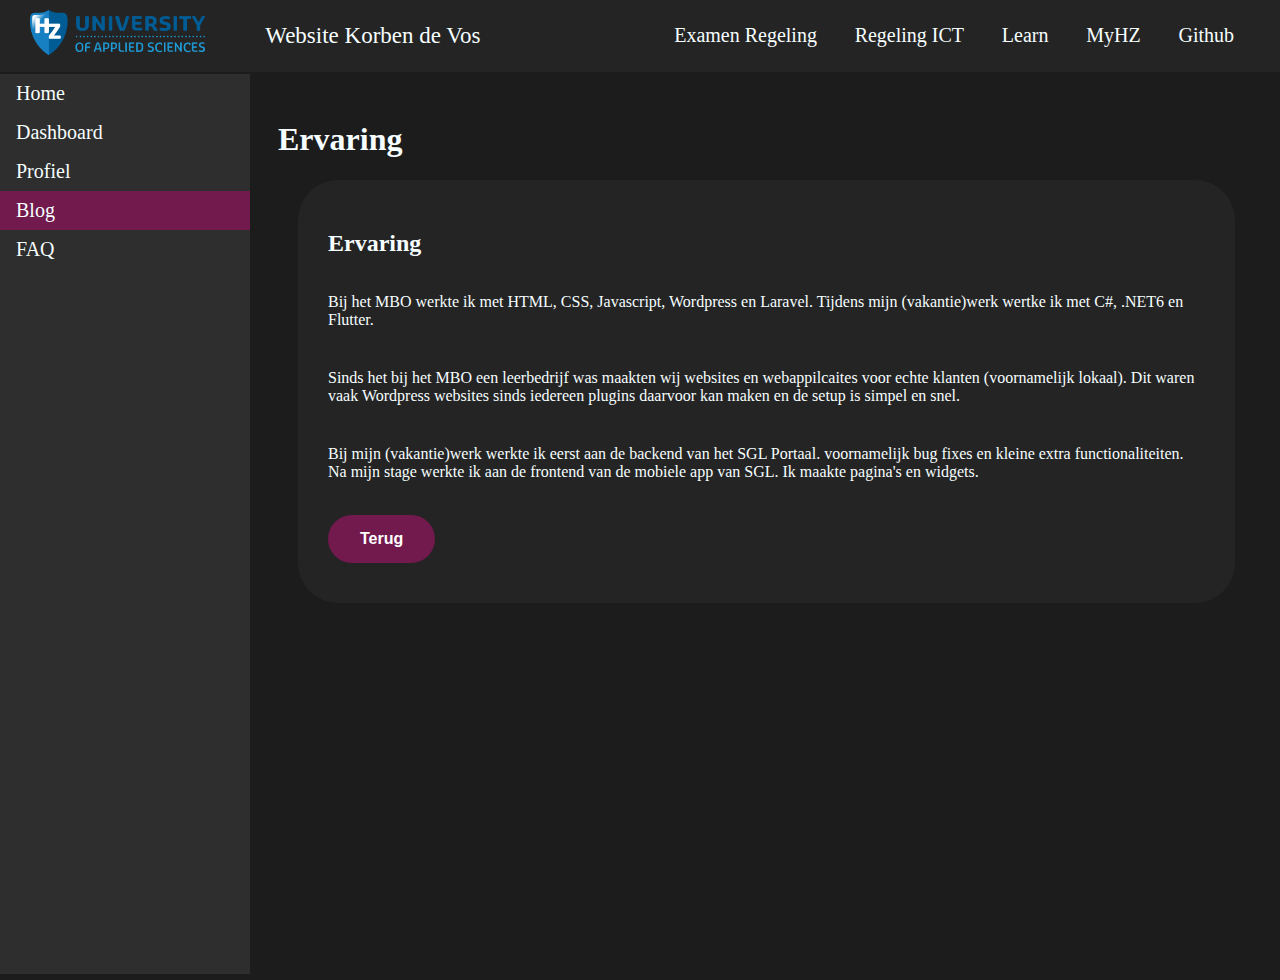
<file: blogposts/blogpost003.html>
<!DOCTYPE html>
<html>

<head>
    <title>Blog - Website Korben de Vos</title>
    <meta charset="UTF-8">
    <meta name="author" content="Korben de Vos">
    <meta name="description" content="Persoonlijke blog">
    <meta name="robots" content="index, archive">
    <link rel="stylesheet" type="text/css" href="\rescources\css\style.css">
</head>

<body>

    <header class=" topnav">
        <img src="\rescources/img/logo/hz-university-of-applied-sciences.png" alt="HZ logo">
        <p>Website Korben de Vos</p>
        <nav class=" top-nav">
            <ul class="nav-ul">
                <li class="top-nav-li"><a target="_blank"
                        href="https://hz.nl/uploads/documents/1.4-Over-de-HZ/1.4.3.-Regelingen-en-documenten/OERS/2023-2024/Juli/TWE/IR-B-HBO-ICT-part-time-2023-2024-DEF.pdf">Examen
                        Regeling</a></li>
                <li class="top-nav-li"><a target="_blank"
                        href="https://oer.hz.nl/6978cdea-fb31-430b-9bf9-63206aa07754">Regeling
                        ICT</a>
                </li>
                <li class="top-nav-li"><a target="_blank" href="https://learn.hz.nl/my/">Learn</a></li>
                <li class="top-nav-li"><a target="_blank" href="https://portal.hz.nl/">MyHZ</a></li>
                <li class="top-nav-li"><a target="_blank" href="https://github.com/HZ-HBO-ICT">Github</a></li>
            </ul>
        </nav>
    </header>

    <nav>
        <ul class="navdiv">
            <li class="nav-li"><a href="\index.html">Home</a></li>
            <li class="nav-li"><a href="\dashboard.html">Dashboard</a></li>
            <li class="nav-li"><a href="\profile.html">Profiel</a></li>
            <li class="nav-li"><a class="active" href="\blog.html">Blog</a></li>
            <li class="nav-li"><a href="\faq.html">FAQ</a></li>
        </ul>
    </nav>

    <!-----VContentV----->

    <main>
        <h1>Ervaring</h1>
        <article class="blogpost blogpost-full">
            <h2>Ervaring</h2>
            <p>Bij het MBO werkte ik met HTML, CSS, Javascript, Wordpress en Laravel. Tijdens mijn (vakantie)werk wertke
                ik met C#, .NET6 en Flutter.</p>
            <p>Sinds het bij het MBO een leerbedrijf was maakten wij websites en webappilcaites voor echte klanten
                (voornamelijk lokaal). Dit waren vaak Wordpress websites sinds iedereen plugins daarvoor kan maken en de
                setup is simpel en snel.</p>
            <p>Bij mijn (vakantie)werk werkte ik eerst aan de backend van het SGL Portaal. voornamelijk bug fixes en
                kleine extra functionaliteiten. Na mijn stage werkte ik aan de frontend van de mobiele app van SGL. Ik
                maakte pagina's en widgets.</p>

            <a href="/blog.html">
                <button class="button1">Terug</button></a>
        </article>
    </main>

    <div class="clear">
    </div>

</body>

</html>
</file>
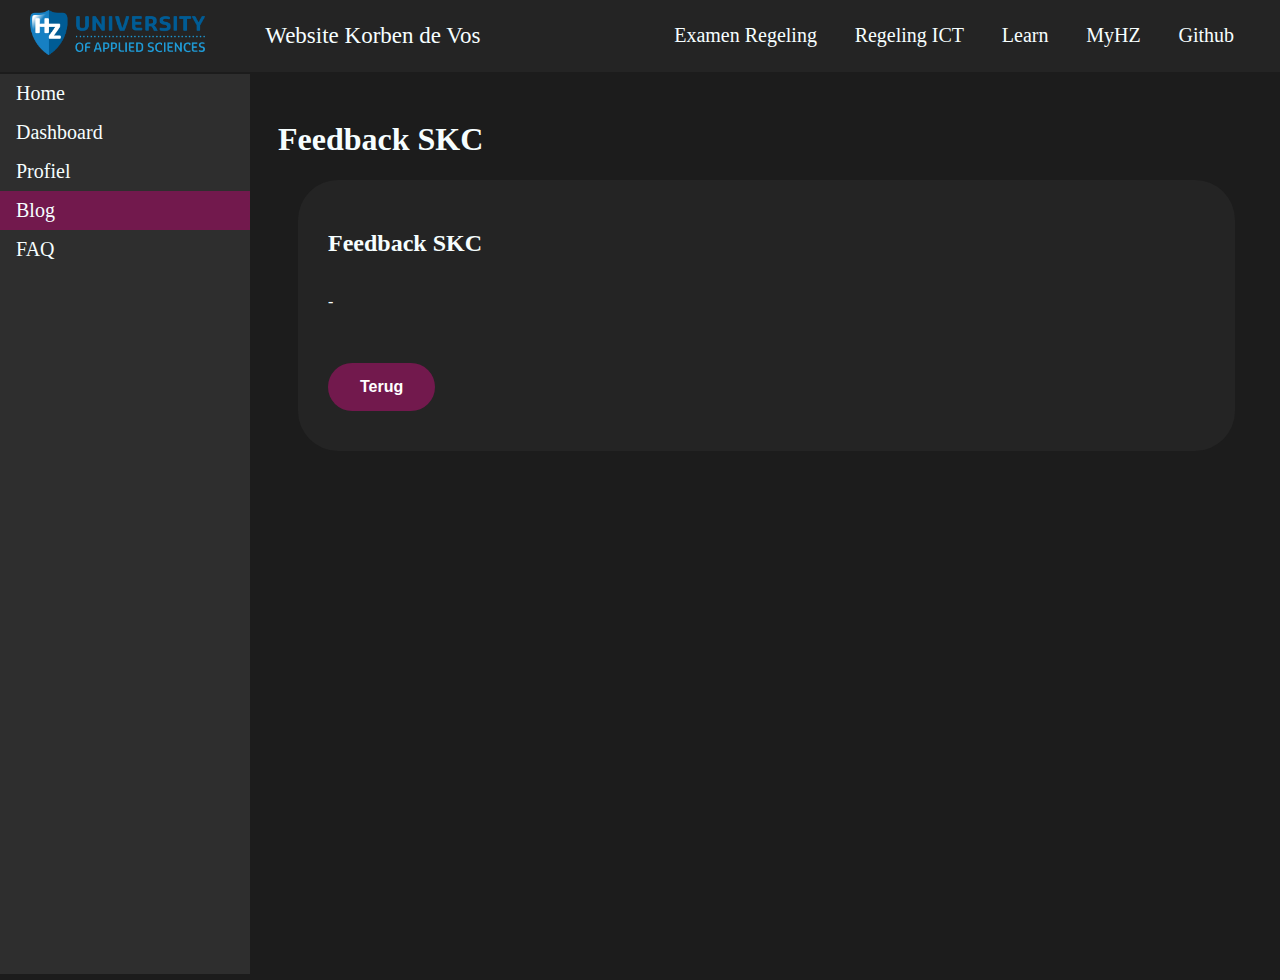
<file: blogposts/blogpost004.html>
<!DOCTYPE html>
<html>

<head>
    <title>Blog - Website Korben de Vos</title>
    <meta charset="UTF-8">
    <meta name="author" content="Korben de Vos">
    <meta name="description" content="Persoonlijke blog">
    <meta name="robots" content="index, archive">
    <link rel="stylesheet" type="text/css" href="\rescources\css\style.css">
</head>

<body>

    <header class=" topnav">
        <img src="\rescources/img/logo/hz-university-of-applied-sciences.png" alt="HZ logo">
        <p>Website Korben de Vos</p>
        <nav class=" top-nav">
            <ul class="nav-ul">
                <li class="top-nav-li"><a target="_blank"
                        href="https://hz.nl/uploads/documents/1.4-Over-de-HZ/1.4.3.-Regelingen-en-documenten/OERS/2023-2024/Juli/TWE/IR-B-HBO-ICT-part-time-2023-2024-DEF.pdf">Examen
                        Regeling</a></li>
                <li class="top-nav-li"><a target="_blank"
                        href="https://oer.hz.nl/6978cdea-fb31-430b-9bf9-63206aa07754">Regeling
                        ICT</a>
                </li>
                <li class="top-nav-li"><a target="_blank" href="https://learn.hz.nl/my/">Learn</a></li>
                <li class="top-nav-li"><a target="_blank" href="https://portal.hz.nl/">MyHZ</a></li>
                <li class="top-nav-li"><a target="_blank" href="https://github.com/HZ-HBO-ICT">Github</a></li>
            </ul>
        </nav>
    </header>

    <nav>
        <ul class="navdiv">
            <li class="nav-li"><a href="\index.html">Home</a></li>
            <li class="nav-li"><a href="\dashboard.html">Dashboard</a></li>
            <li class="nav-li"><a href="\profile.html">Profiel</a></li>
            <li class="nav-li"><a class="active" href="\blog.html">Blog</a></li>
            <li class="nav-li"><a href="\faq.html">FAQ</a></li>
        </ul>
    </nav>

    <!-----VContentV----->

    <main>
        <h1>Feedback SKC</h1>
        <article class="blogpost blogpost-full">
            <h2>Feedback SKC</h2>
            <p>-</p>
            <a href="/blog.html">
                <button class="button1">Terug</button></a>
        </article>
    </main>

    <div class="clear">
    </div>

</body>

</html>
</file>
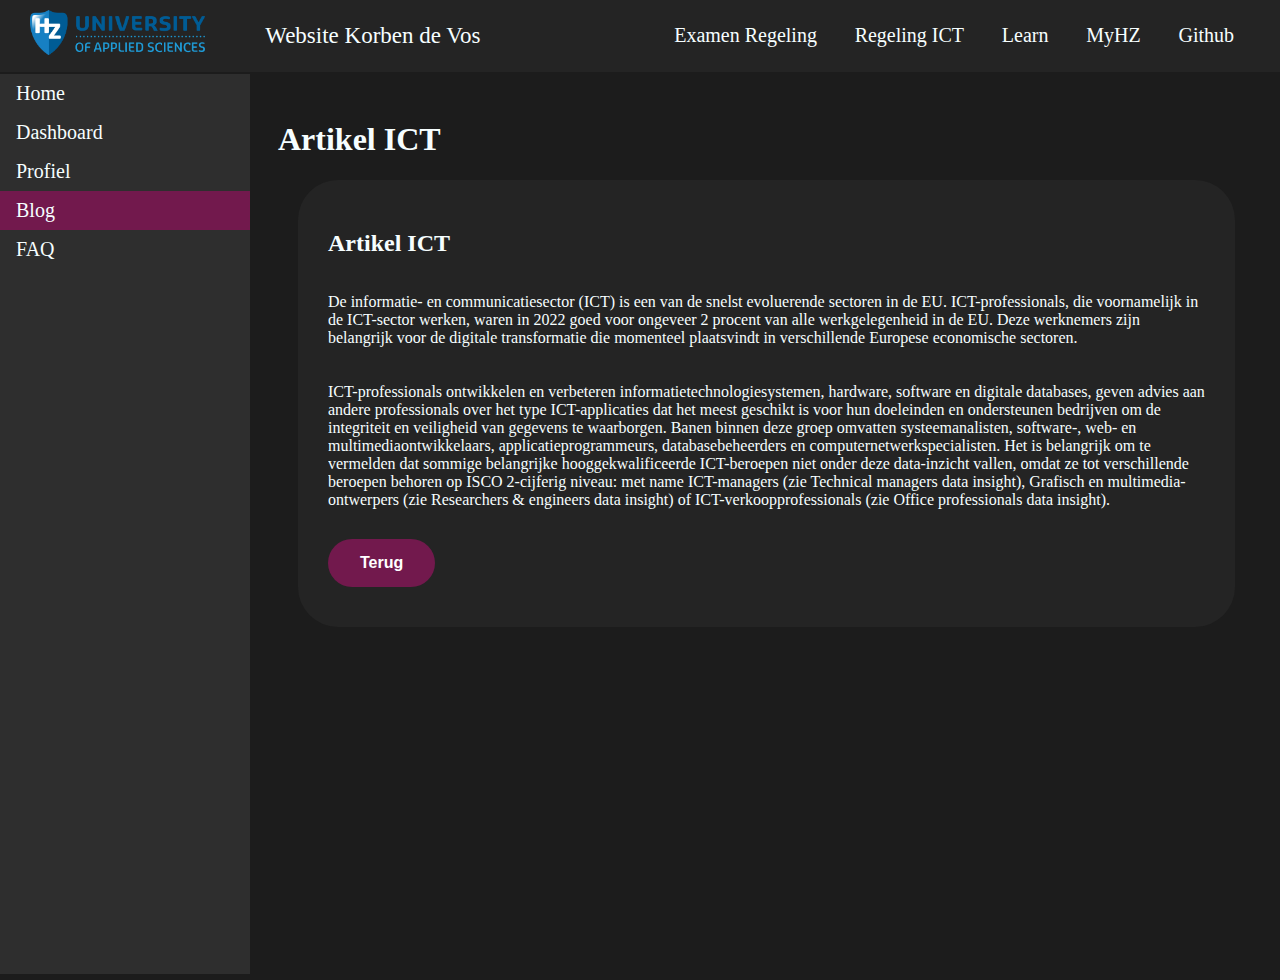
<file: blogposts/blogpost005.html>
<!DOCTYPE html>
<html>

<head>
    <title>Blog - Website Korben de Vos</title>
    <meta charset="UTF-8">
    <meta name="author" content="Korben de Vos">
    <meta name="description" content="Persoonlijke blog">
    <meta name="robots" content="index, archive">
    <link rel="stylesheet" type="text/css" href="\rescources\css\style.css">
</head>

<body>

    <header class=" topnav">
        <img src="\rescources/img/logo/hz-university-of-applied-sciences.png" alt="HZ logo">
        <p>Website Korben de Vos</p>
        <nav class=" top-nav">
            <ul class="nav-ul">
                <li class="top-nav-li"><a target="_blank"
                        href="https://hz.nl/uploads/documents/1.4-Over-de-HZ/1.4.3.-Regelingen-en-documenten/OERS/2023-2024/Juli/TWE/IR-B-HBO-ICT-part-time-2023-2024-DEF.pdf">Examen
                        Regeling</a></li>
                <li class="top-nav-li"><a target="_blank"
                        href="https://oer.hz.nl/6978cdea-fb31-430b-9bf9-63206aa07754">Regeling
                        ICT</a>
                </li>
                <li class="top-nav-li"><a target="_blank" href="https://learn.hz.nl/my/">Learn</a></li>
                <li class="top-nav-li"><a target="_blank" href="https://portal.hz.nl/">MyHZ</a></li>
                <li class="top-nav-li"><a target="_blank" href="https://github.com/HZ-HBO-ICT">Github</a></li>
            </ul>
        </nav>
    </header>

    <nav>
        <ul class="navdiv">
            <li class="nav-li"><a href="\index.html">Home</a></li>
            <li class="nav-li"><a href="\dashboard.html">Dashboard</a></li>
            <li class="nav-li"><a href="\profile.html">Profiel</a></li>
            <li class="nav-li"><a class="active" href="\blog.html">Blog</a></li>
            <li class="nav-li"><a href="\faq.html">FAQ</a></li>
        </ul>
    </nav>

    <!-----VContentV----->

    <main>
        <h1>Artikel ICT</h1>
        <article class="blogpost blogpost-full">
            <h2>Artikel ICT</h2>
            <p>De informatie- en communicatiesector (ICT) is een van de snelst evoluerende sectoren in de EU.
                ICT-professionals, die voornamelijk in de ICT-sector werken, waren in 2022 goed voor ongeveer 2 procent
                van alle werkgelegenheid in de EU. Deze werknemers zijn belangrijk voor de digitale transformatie die
                momenteel plaatsvindt in verschillende Europese economische sectoren.</p>

            <p>ICT-professionals ontwikkelen en verbeteren informatietechnologiesystemen, hardware, software en
                digitale databases, geven advies aan andere professionals over het type ICT-applicaties dat het meest
                geschikt is voor hun doeleinden en ondersteunen bedrijven om de integriteit en veiligheid van gegevens
                te waarborgen. Banen binnen deze groep omvatten systeemanalisten, software-, web- en
                multimediaontwikkelaars, applicatieprogrammeurs, databasebeheerders en computernetwerkspecialisten.
                Het is belangrijk om te vermelden dat sommige belangrijke hooggekwalificeerde ICT-beroepen niet onder
                deze data-inzicht vallen, omdat ze tot verschillende beroepen behoren op ISCO 2-cijferig niveau: met
                name ICT-managers (zie Technical managers data insight), Grafisch en multimedia-ontwerpers (zie
                Researchers & engineers data insight) of ICT-verkoopprofessionals (zie Office professionals data
                insight).</p>
            <a href="/blog.html">
                <button class="button1">Terug</button></a>
        </article>
    </main>

    <div class="clear">
    </div>

</body>

</html>
</file>
